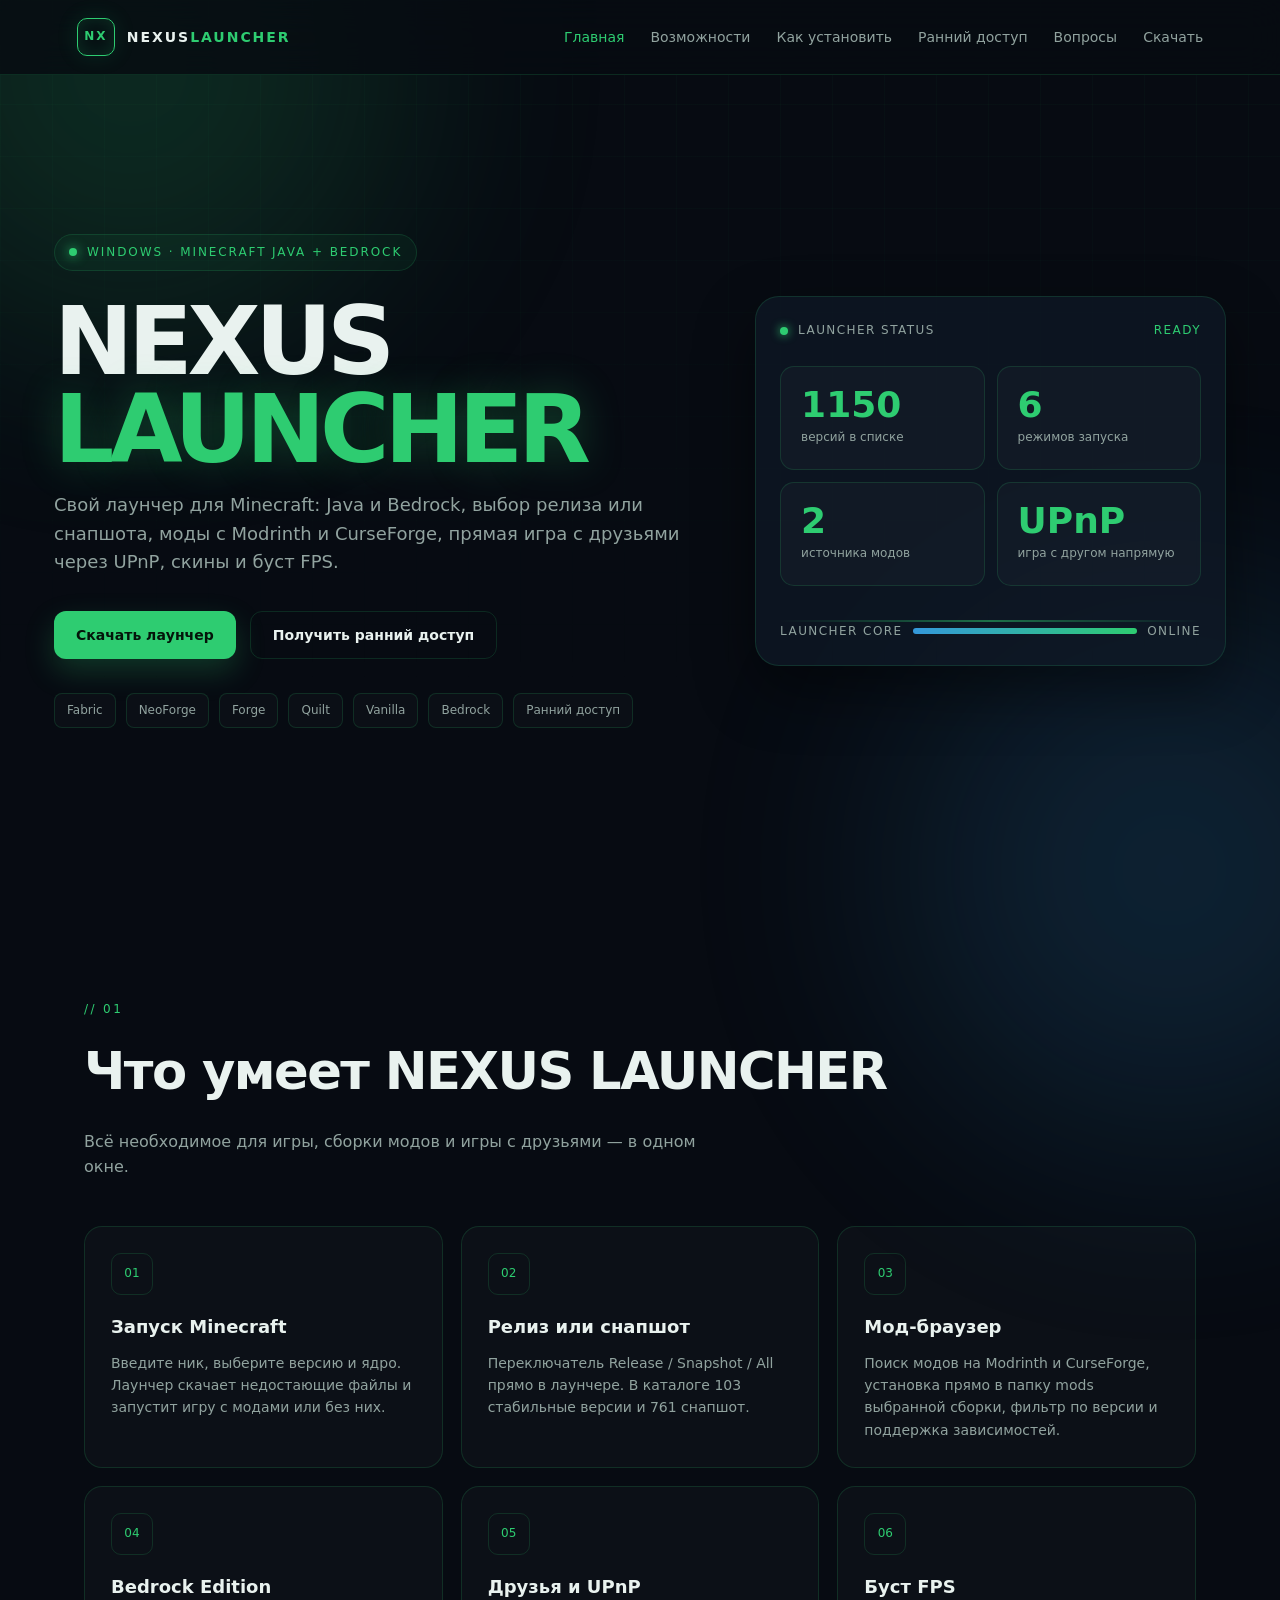
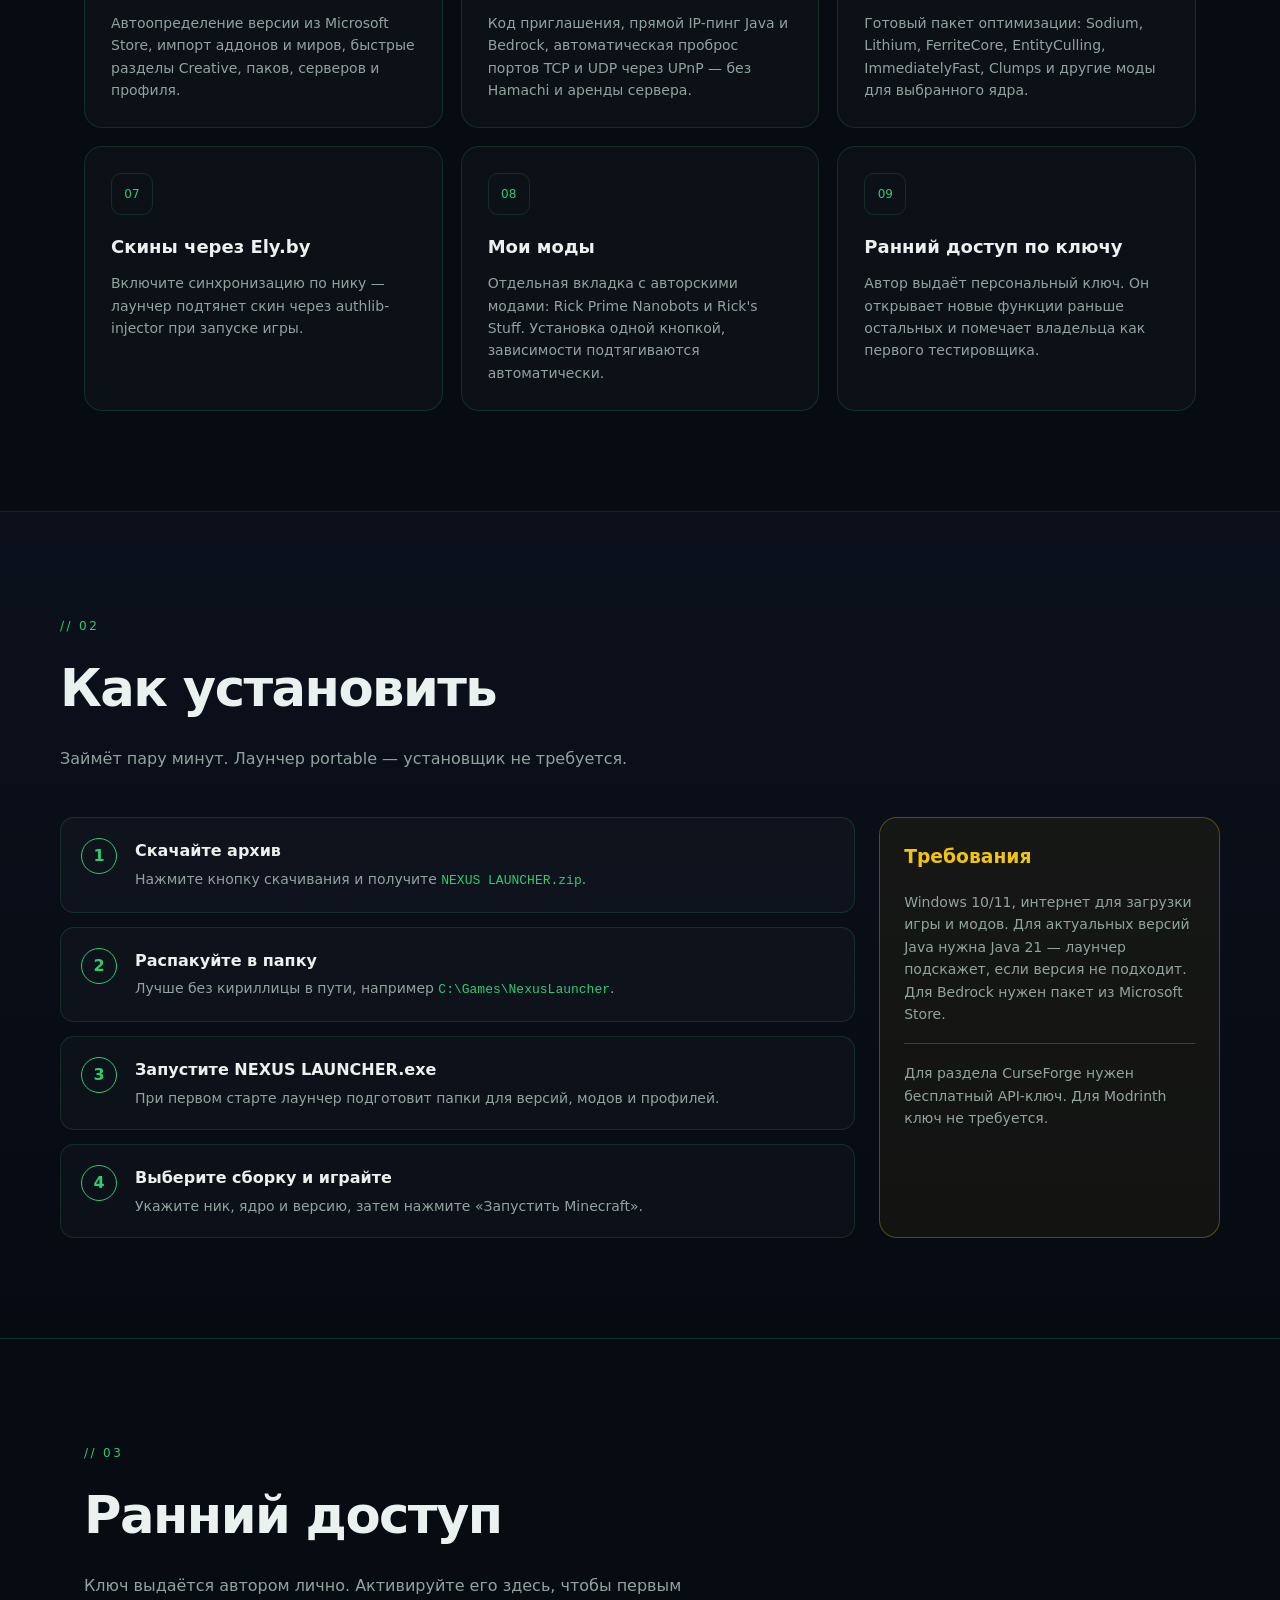
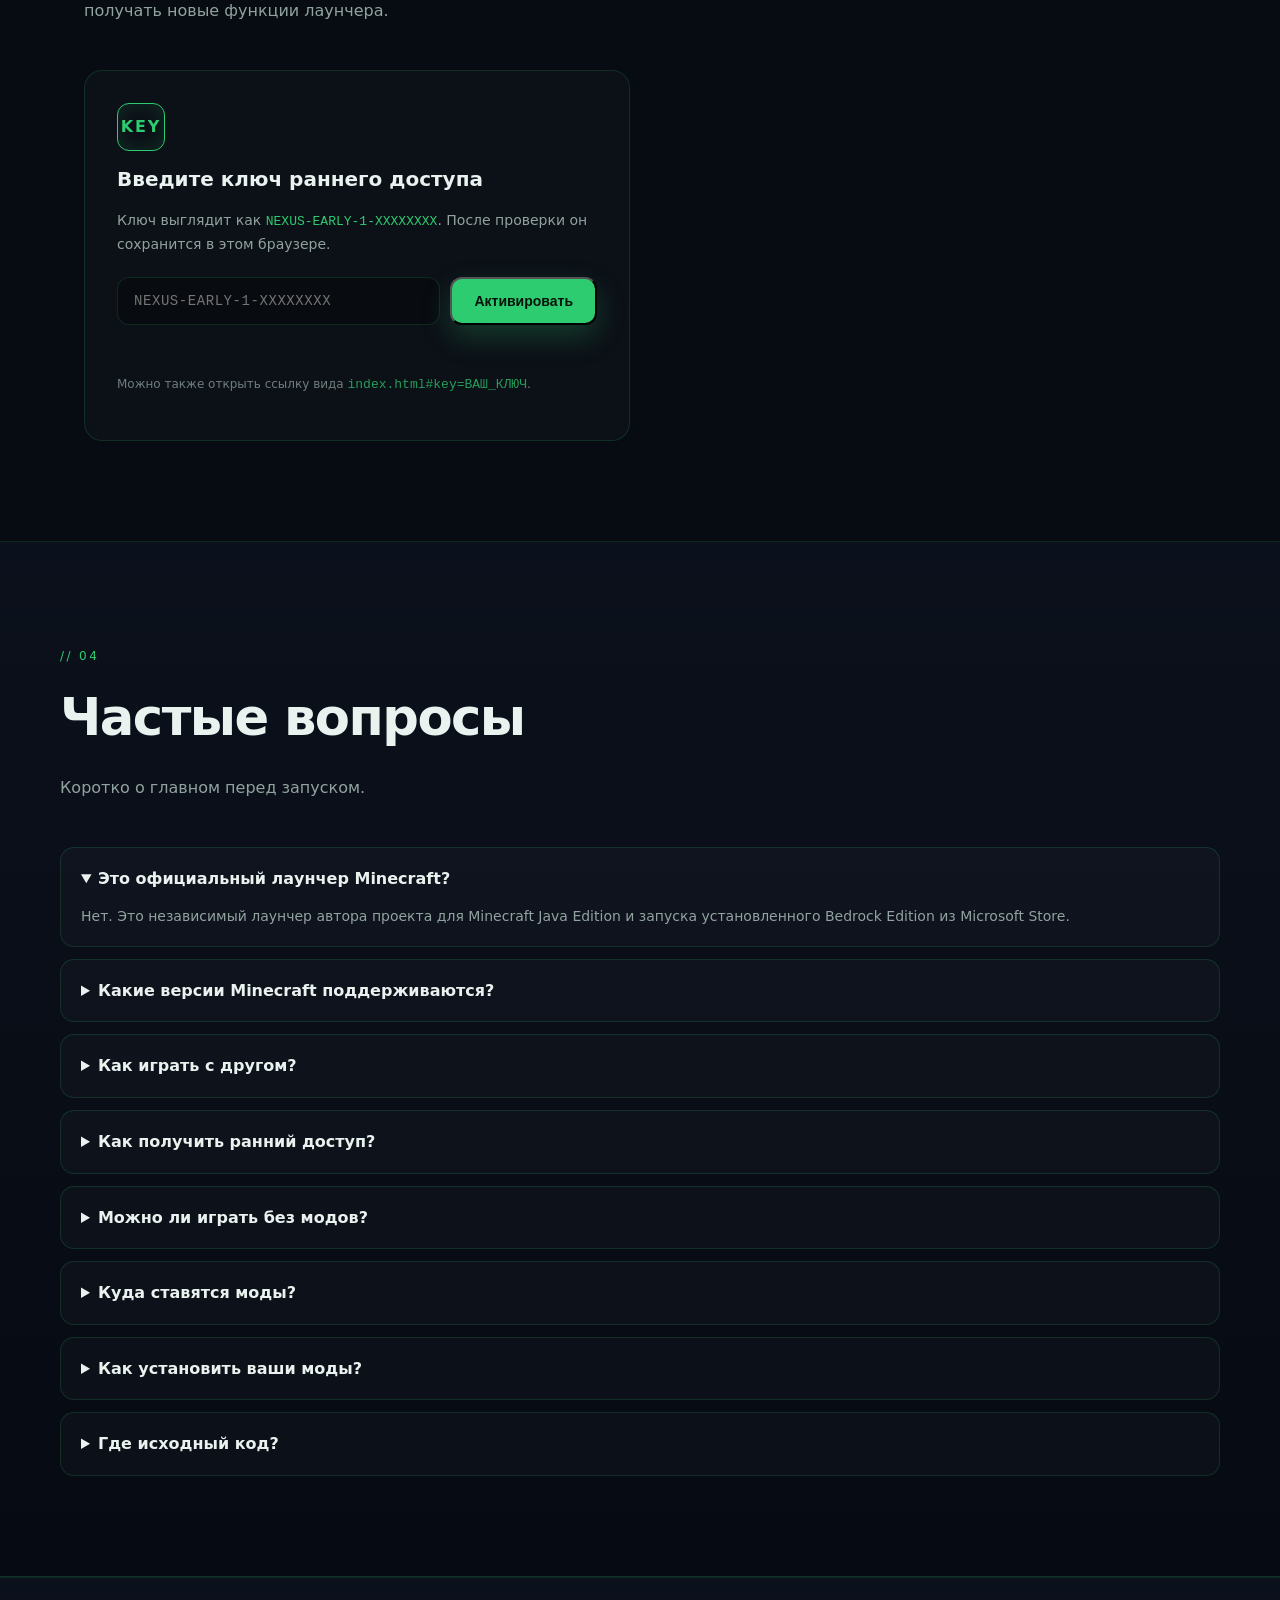
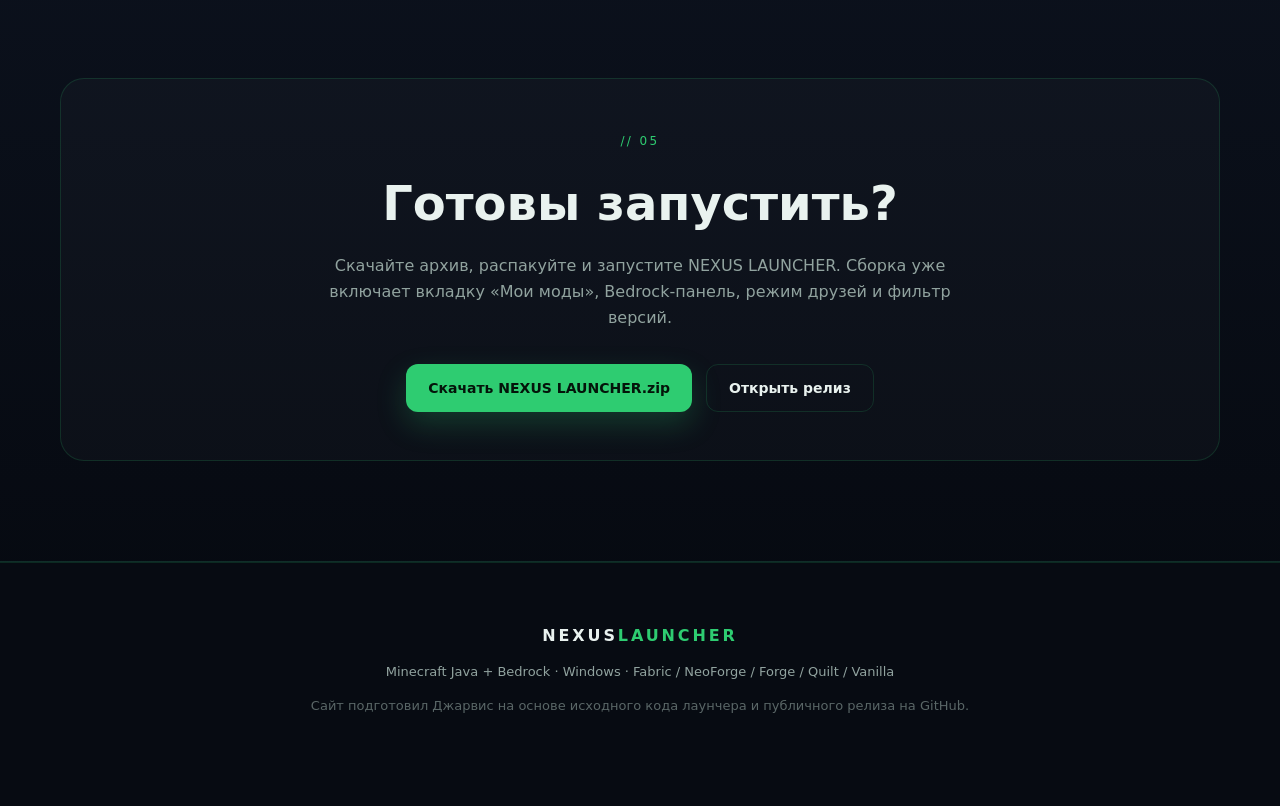
<file: index.html>
﻿<!DOCTYPE html>
<html lang="ru">
<head>
  <meta charset="UTF-8">
  <meta name="viewport" content="width=device-width, initial-scale=1.0">
  <meta name="description" content="NEXUS LAUNCHER — собственный Minecraft-лаунчер: Java и Bedrock, моды, серверы, друзья, скины, буст FPS и ранний доступ по ключу.">
  <title>NEXUS LAUNCHER — скачать лаунчер Minecraft</title>
  <link rel="stylesheet" href="styles.css">
</head>
<body>
  <div class="bg-grid" aria-hidden="true"></div>
  <div class="glow glow-a" aria-hidden="true"></div>
  <div class="glow glow-b" aria-hidden="true"></div>

  <header class="site-header">
    <a class="brand" href="#home" aria-label="На главную">
      <span class="brand-mark">NX</span>
      <span class="brand-text">NEXUS<span>LAUNCHER</span></span>
    </a>

    <button class="nav-toggle" id="navToggle" aria-label="Открыть меню" aria-expanded="false">
      <span></span><span></span><span></span>
    </button>

    <nav class="nav" id="nav" aria-label="Основная навигация">
      <a href="#home">Главная</a>
      <a href="#features">Возможности</a>
      <a href="#install">Как установить</a>
      <a href="#early">Ранний доступ</a>
      <a href="#faq">Вопросы</a>
      <a href="#download">Скачать</a>
    </nav>
  </header>

  <main>
    <section class="hero" id="home">
      <div class="hero-content">
        <div class="eyebrow"><span class="pulse"></span> WINDOWS · MINECRAFT JAVA + BEDROCK</div>
        <h1>NEXUS<br><span>LAUNCHER</span></h1>
        <p class="lead">Свой лаунчер для Minecraft: Java и Bedrock, выбор релиза или снапшота, моды с Modrinth и CurseForge, прямая игра с друзьями через UPnP, скины и буст FPS.</p>
        <div class="hero-actions">
          <a class="btn btn-primary" id="downloadHero" href="NEXUS%20LAUNCHER.zip" target="_blank" rel="noopener">Скачать лаунчер</a>
          <a class="btn btn-ghost" href="#early">Получить ранний доступ</a>
        </div>
        <div class="badges">
          <span class="badge">Fabric</span>
          <span class="badge">NeoForge</span>
          <span class="badge">Forge</span>
          <span class="badge">Quilt</span>
          <span class="badge">Vanilla</span>
          <span class="badge">Bedrock</span>
          <span class="badge">Ранний доступ</span>
        </div>
      </div>

      <div class="hero-panel" aria-label="Краткая статистика лаунчера">
        <div class="panel-head">
          <span class="panel-dot"></span>
          <span>LAUNCHER STATUS</span>
          <span class="panel-online">READY</span>
        </div>
        <div class="stats">
          <div class="stat"><strong>1150</strong><span>версий в списке</span></div>
          <div class="stat"><strong>6</strong><span>режимов запуска</span></div>
          <div class="stat"><strong>2</strong><span>источника модов</span></div>
          <div class="stat"><strong>UPnP</strong><span>игра с другом напрямую</span></div>
        </div>
        <div class="scanline" aria-hidden="true"></div>
        <div class="panel-foot">
          <span>LAUNCHER CORE</span>
          <span class="bar"><i></i></span>
          <span>ONLINE</span>
        </div>
      </div>
    </section>

    <section class="section" id="features">
      <div class="section-head">
        <span class="kicker">// 01</span>
        <h2>Что умеет NEXUS LAUNCHER</h2>
        <p>Всё необходимое для игры, сборки модов и игры с друзьями — в одном окне.</p>
      </div>

      <div class="cards">
        <article class="card">
          <div class="card-icon">01</div>
          <h3>Запуск Minecraft</h3>
          <p>Введите ник, выберите версию и ядро. Лаунчер скачает недостающие файлы и запустит игру с модами или без них.</p>
        </article>
        <article class="card">
          <div class="card-icon">02</div>
          <h3>Релиз или снапшот</h3>
          <p>Переключатель Release / Snapshot / All прямо в лаунчере. В каталоге 103 стабильные версии и 761 снапшот.</p>
        </article>
        <article class="card">
          <div class="card-icon">03</div>
          <h3>Мод-браузер</h3>
          <p>Поиск модов на Modrinth и CurseForge, установка прямо в папку mods выбранной сборки, фильтр по версии и поддержка зависимостей.</p>
        </article>
        <article class="card">
          <div class="card-icon">04</div>
          <h3>Bedrock Edition</h3>
          <p>Автоопределение версии из Microsoft Store, импорт аддонов и миров, быстрые разделы Creative, паков, серверов и профиля.</p>
        </article>
        <article class="card">
          <div class="card-icon">05</div>
          <h3>Друзья и UPnP</h3>
          <p>Код приглашения, прямой IP-пинг Java и Bedrock, автоматическая проброс портов TCP и UDP через UPnP — без Hamachi и аренды сервера.</p>
        </article>
        <article class="card">
          <div class="card-icon">06</div>
          <h3>Буст FPS</h3>
          <p>Готовый пакет оптимизации: Sodium, Lithium, FerriteCore, EntityCulling, ImmediatelyFast, Clumps и другие моды для выбранного ядра.</p>
        </article>
        <article class="card">
          <div class="card-icon">07</div>
          <h3>Скины через Ely.by</h3>
          <p>Включите синхронизацию по нику — лаунчер подтянет скин через authlib-injector при запуске игры.</p>
        </article>
        <article class="card">
          <div class="card-icon">08</div>
          <h3>Мои моды</h3>
          <p>Отдельная вкладка с авторскими модами: Rick Prime Nanobots и Rick's Stuff. Установка одной кнопкой, зависимости подтягиваются автоматически.</p>
        </article>
        <article class="card">
          <div class="card-icon">09</div>
          <h3>Ранний доступ по ключу</h3>
          <p>Автор выдаёт персональный ключ. Он открывает новые функции раньше остальных и помечает владельца как первого тестировщика.</p>
        </article>
      </div>
    </section>

    <section class="section section-alt" id="install">
      <div class="section-head">
        <span class="kicker">// 02</span>
        <h2>Как установить</h2>
        <p>Займёт пару минут. Лаунчер portable — установщик не требуется.</p>
      </div>

      <div class="install-wrap">
        <ol class="steps">
          <li><span>1</span><div><h3>Скачайте архив</h3><p>Нажмите кнопку скачивания и получите <code>NEXUS LAUNCHER.zip</code>.</p></div></li>
          <li><span>2</span><div><h3>Распакуйте в папку</h3><p>Лучше без кириллицы в пути, например <code>C:\Games\NexusLauncher</code>.</p></div></li>
          <li><span>3</span><div><h3>Запустите NEXUS LAUNCHER.exe</h3><p>При первом старте лаунчер подготовит папки для версий, модов и профилей.</p></div></li>
          <li><span>4</span><div><h3>Выберите сборку и играйте</h3><p>Укажите ник, ядро и версию, затем нажмите «Запустить Minecraft».</p></div></li>
        </ol>

        <aside class="warn">
          <h3>Требования</h3>
          <p>Windows 10/11, интернет для загрузки игры и модов. Для актуальных версий Java нужна Java 21 — лаунчер подскажет, если версия не подходит. Для Bedrock нужен пакет из Microsoft Store.</p>
          <div class="warn-line"></div>
          <p>Для раздела CurseForge нужен бесплатный API-ключ. Для Modrinth ключ не требуется.</p>
        </aside>
      </div>
    </section>

    <section class="section" id="early">
      <div class="section-head">
        <span class="kicker">// 03</span>
        <h2>Ранний доступ</h2>
        <p>Ключ выдаётся автором лично. Активируйте его здесь, чтобы первым получать новые функции лаунчера.</p>
      </div>

      <div class="early-grid">
        <div class="key-card" id="keyLocked">
          <div class="key-lock">KEY</div>
          <h3>Введите ключ раннего доступа</h3>
          <p>Ключ выглядит как <code>NEXUS-EARLY-1-XXXXXXXX</code>. После проверки он сохранится в этом браузере.</p>
          <div class="key-row">
            <input id="earlyKey" type="text" placeholder="NEXUS-EARLY-1-XXXXXXXX" autocomplete="off" spellcheck="false">
            <button class="btn btn-primary" id="earlyUnlock" type="button">Активировать</button>
          </div>
          <p class="key-msg" id="earlyMsg" role="status"></p>
          <p class="key-hint">Можно также открыть ссылку вида <code>index.html#key=ВАШ_КЛЮЧ</code>.</p>
        </div>

        <div class="early-card is-hidden" id="keyUnlocked">
          <div class="early-head">
            <span class="early-badge" id="earlyBadge">EARLY ACCESS #1</span>
            <button class="key-forget" id="earlyForget" type="button">Забыть ключ</button>
          </div>
          <h3 id="earlyTitle">Вы — первый тестировщик</h3>
          <p>Новые функции уже включены в сборку ниже и откроются в лаунчере сразу после обновления.</p>
          <ul class="early-list" id="earlyFeatures"></ul>
          <a class="btn btn-primary" href="NEXUS%20LAUNCHER.zip" target="_blank" rel="noopener">Скачать early-сборку</a>
        </div>
      </div>
    </section>

    <section class="section section-alt" id="faq">
      <div class="section-head">
        <span class="kicker">// 04</span>
        <h2>Частые вопросы</h2>
        <p>Коротко о главном перед запуском.</p>
      </div>

      <div class="faq">
        <details open>
          <summary>Это официальный лаунчер Minecraft?</summary>
          <p>Нет. Это независимый лаунчер автора проекта для Minecraft Java Edition и запуска установленного Bedrock Edition из Microsoft Store.</p>
        </details>
        <details>
          <summary>Какие версии Minecraft поддерживаются?</summary>
          <p>В каталоге 1150 версий: 864 Java-версии с фильтром Release / Snapshot / All и 286 версий Bedrock. Из Java-ядер доступны Fabric, NeoForge, Forge, Quilt и Vanilla.</p>
        </details>
        <details>
          <summary>Как играть с другом?</summary>
          <p>Откройте вкладку «Друзья», скопируйте код приглашения и отправьте его другу. Лаунчер сам определит IP и порт, пробросит их через UPnP и подключит к миру. Для Bedrock используется порт 19132.</p>
        </details>
        <details>
          <summary>Как получить ранний доступ?</summary>
          <p>Попросите ключ у автора и введите его в разделе «Ранний доступ». Ключ привязан к браузеру через localStorage; чтобы сбросить его, нажмите «Забыть ключ».</p>
        </details>
        <details>
          <summary>Можно ли играть без модов?</summary>
          <p>Да. Кнопка «Запустить без модов» запускает выбранную сборку без установленных модов.</p>
        </details>
        <details>
          <summary>Куда ставятся моды?</summary>
          <p>В папку <code>mods</code> профиля выбранной связки «версия / ядро». Открыть её можно кнопкой «Папка mods» прямо в лаунчере.</p>
        </details>
        <details>
          <summary>Как установить ваши моды?</summary>
          <p>Откройте вкладку «Мои моды» и нажмите «Установить» рядом с нужным модом. Rick Prime Nanobots 3.4.1 Requires Rick's Stuff, поэтому зависимость поставится вместе с ним.</p>
        </details>
        <details>
          <summary>Где исходный код?</summary>
          <p>Репозиторий открыт: <a href="https://github.com/kirillnikolajzen834-prog/nexus-launcher1" target="_blank" rel="noopener">github.com/kirillnikolajzen834-prog/nexus-launcher1</a>.</p>
        </details>
      </div>
    </section>

    <section class="section section-alt download" id="download">
      <div class="download-card">
        <span class="kicker">// 05</span>
        <h2>Готовы запустить?</h2>
        <p>Скачайте архив, распакуйте и запустите NEXUS LAUNCHER. Сборка уже включает вкладку «Мои моды», Bedrock-панель, режим друзей и фильтр версий.</p>
        <div class="hero-actions">
          <a class="btn btn-primary" href="NEXUS%20LAUNCHER.zip" target="_blank" rel="noopener">Скачать NEXUS LAUNCHER.zip</a>
          <a class="btn btn-ghost" href="https://github.com/kirillnikolajzen834-prog/nexus-launcher1/releases/tag/nexus-launcher" target="_blank" rel="noopener">Открыть релиз</a>
        </div>
      </div>
    </section>
  </main>

  <footer class="site-footer">
    <div class="footer-brand">NEXUS<span>LAUNCHER</span></div>
    <p>Minecraft Java + Bedrock · Windows · Fabric / NeoForge / Forge / Quilt / Vanilla</p>
    <p class="footer-note">Сайт подготовил Джарвис на основе исходного кода лаунчера и публичного релиза на GitHub.</p>
  </footer>

  <script src="script.js"></script>
</body>
</html>
</file>
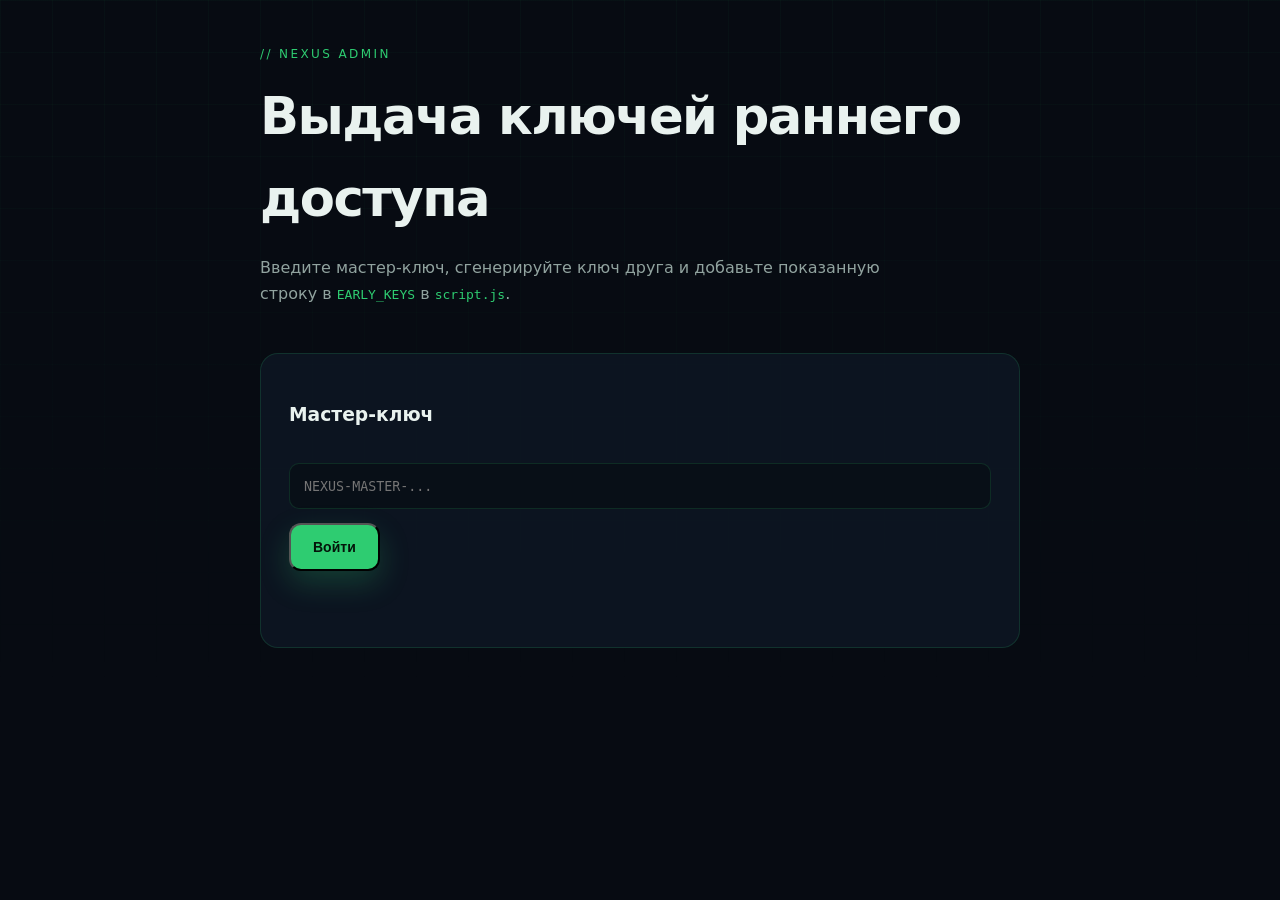
<file: admin.html>
﻿<!DOCTYPE html>
<html lang="ru">
<head>
  <meta charset="UTF-8">
  <meta name="viewport" content="width=device-width, initial-scale=1.0">
  <title>NEXUS LAUNCHER — выдача ключей</title>
  <link rel="stylesheet" href="styles.css">
  <style>
    body { padding: 40px 6vw; }
    .admin-wrap { max-width: 760px; margin: 0 auto; }
    .admin-card { border: 1px solid var(--line); border-radius: var(--radius); background: var(--panel); padding: 28px; }
    .admin-card input { width: 100%; height: 46px; margin: 14px 0; padding: 0 14px; border-radius: 10px; border: 1px solid var(--line); background: rgba(0,0,0,.28); color: var(--text); font-family: Consolas, monospace; }
    .admin-card textarea { width: 100%; min-height: 150px; padding: 14px; border-radius: 10px; border: 1px solid var(--line); background: rgba(0,0,0,.28); color: var(--accent); font-family: Consolas, monospace; font-size: 12px; }
    .admin-msg { min-height: 22px; color: var(--muted); font-size: 13px; }
    .admin-msg.ok { color: var(--accent); }
    .admin-msg.bad { color: #ff6b6b; }
    code { user-select: all; }
  </style>
</head>
<body>
  <div class="bg-grid" aria-hidden="true"></div>
  <main class="admin-wrap">
    <div class="section-head">
      <span class="kicker">// NEXUS ADMIN</span>
      <h2>Выдача ключей раннего доступа</h2>
      <p>Введите мастер-ключ, сгенерируйте ключ друга и добавьте показанную строку в <code>EARLY_KEYS</code> в <code>script.js</code>.</p>
    </div>

    <div class="admin-card" id="adminLogin">
      <h3>Мастер-ключ</h3>
      <input id="masterKey" type="password" placeholder="NEXUS-MASTER-..." autocomplete="off" spellcheck="false">
      <button class="btn btn-primary" id="masterBtn" type="button">Войти</button>
      <p class="admin-msg" id="adminMsg"></p>
    </div>

    <div class="admin-card is-hidden" id="adminPanel">
      <h3>Новый ключ</h3>
      <p>Номер слота определяет надпись «EARLY ACCESS #N» на сайте.</p>
      <input id="slotInput" type="number" min="1" max="99" value="3">
      <button class="btn btn-primary" id="genBtn" type="button">Сгенерировать</button>
      <p class="admin-msg ok" id="genMsg"></p>
      <textarea id="jsOutput" readonly></textarea>
      <p><button class="btn btn-ghost" id="copyBtn" type="button">Скопировать строку</button></p>
    </div>
  </main>

  <script>
    const MASTER_SHA = 'a0b7e74f5be53a20d6c242e78fce7149fddf60ee58d815f0748da1f667610fbd';
    const MASTER_FAST = '4a0402d0';
    const masterKey = document.getElementById('masterKey');
    const masterBtn = document.getElementById('masterBtn');
    const adminMsg = document.getElementById('adminMsg');
    const adminLogin = document.getElementById('adminLogin');
    const adminPanel = document.getElementById('adminPanel');
    const slotInput = document.getElementById('slotInput');
    const genBtn = document.getElementById('genBtn');
    const genMsg = document.getElementById('genMsg');
    const jsOutput = document.getElementById('jsOutput');
    const copyBtn = document.getElementById('copyBtn');

    function fastHash(value) {
      let h1 = 0x811c9dc5 >>> 0;
      let h2 = 0x01000193 >>> 0;
      for (let i = 0; i < value.length; i++) {
        const c = value.charCodeAt(i);
        h1 = Math.imul(h1 ^ c, 0x01000193) >>> 0;
        h2 = (Math.imul(h2 + c, 0x85ebca6b) ^ (h2 >>> 13)) >>> 0;
      }
      h1 = (h1 ^ ((h2 + ((h1 << 1) >>> 0)) >>> 0)) >>> 0;
      h1 = Math.imul(h1 ^ (h1 >>> 16), 0x7feb352d) >>> 0;
      h1 = Math.imul(h1 ^ (h1 >>> 15), 0x846ca68b) >>> 0;
      h1 = (h1 ^ (h1 >>> 16)) >>> 0;
      return h1.toString(16).padStart(8, '0');
    }

    async function keyHashes(value) {
      let sha = '';
      if (window.crypto && window.crypto.subtle && window.TextEncoder) {
        try {
          const buffer = await window.crypto.subtle.digest('SHA-256', new TextEncoder().encode(value));
          sha = Array.from(new Uint8Array(buffer)).map(b => b.toString(16).padStart(2, '0')).join('');
        } catch (error) {}
      }
      return { sha, fast: fastHash(value) };
    }

    function say(el, text, cls) {
      el.textContent = text;
      el.className = 'admin-msg ' + (cls || '');
    }

    masterBtn.addEventListener('click', async () => {
      const key = masterKey.value.trim().toUpperCase();
      const hashes = await keyHashes(key);
      if (hashes.sha === MASTER_SHA || hashes.fast === MASTER_FAST) {
        adminLogin.classList.add('is-hidden');
        adminPanel.classList.remove('is-hidden');
        say(adminMsg, '', '');
      } else {
        say(adminMsg, 'Неверный мастер-ключ.', 'bad');
      }
    });

    genBtn.addEventListener('click', async () => {
      const alphabet = 'ABCDEFGHJKLMNPQRSTUVWXYZ23456789';
      let suffix = '';
      for (let i = 0; i < 8; i++) {
        const bytes = new Uint32Array(1);
        window.crypto.getRandomValues(bytes);
        suffix += alphabet[bytes[0] % alphabet.length];
      }
      const slot = Math.max(1, Math.min(99, parseInt(slotInput.value, 10) || 3));
      const key = 'NEXUS-EARLY-' + slot + '-' + suffix;
      const hashes = await keyHashes(key);
      const sha = hashes.sha || '';
      const fast = hashes.fast;
      const label = 'EARLY ACCESS #' + slot;
      const title = slot === 1 ? 'Вы — самый первый тестировщик' : 'Ранний доступ активен';
      jsOutput.value = "  '" + key + "': {\n" +
        "    sha: '" + sha + "',\n" +
        "    fast: '" + fast + "',\n" +
        "    slot: " + slot + ",\n" +
        "    label: '" + label + "',\n" +
        "    title: '" + title + "',\n" +
        "    features: COMMON_FEATURES\n" +
        "  },";
      say(genMsg, 'Ключ создан: ' + key, 'ok');
    });

    copyBtn.addEventListener('click', async () => {
      try {
        await navigator.clipboard.writeText(jsOutput.value);
        say(genMsg, 'Скопировано. Вставьте строку в EARLY_KEYS в script.js.', 'ok');
      } catch (error) {
        jsOutput.select();
        say(genMsg, 'Выделите текст и скопируйте вручную.', 'bad');
      }
    });
  </script>
</body>
</html>
</file>
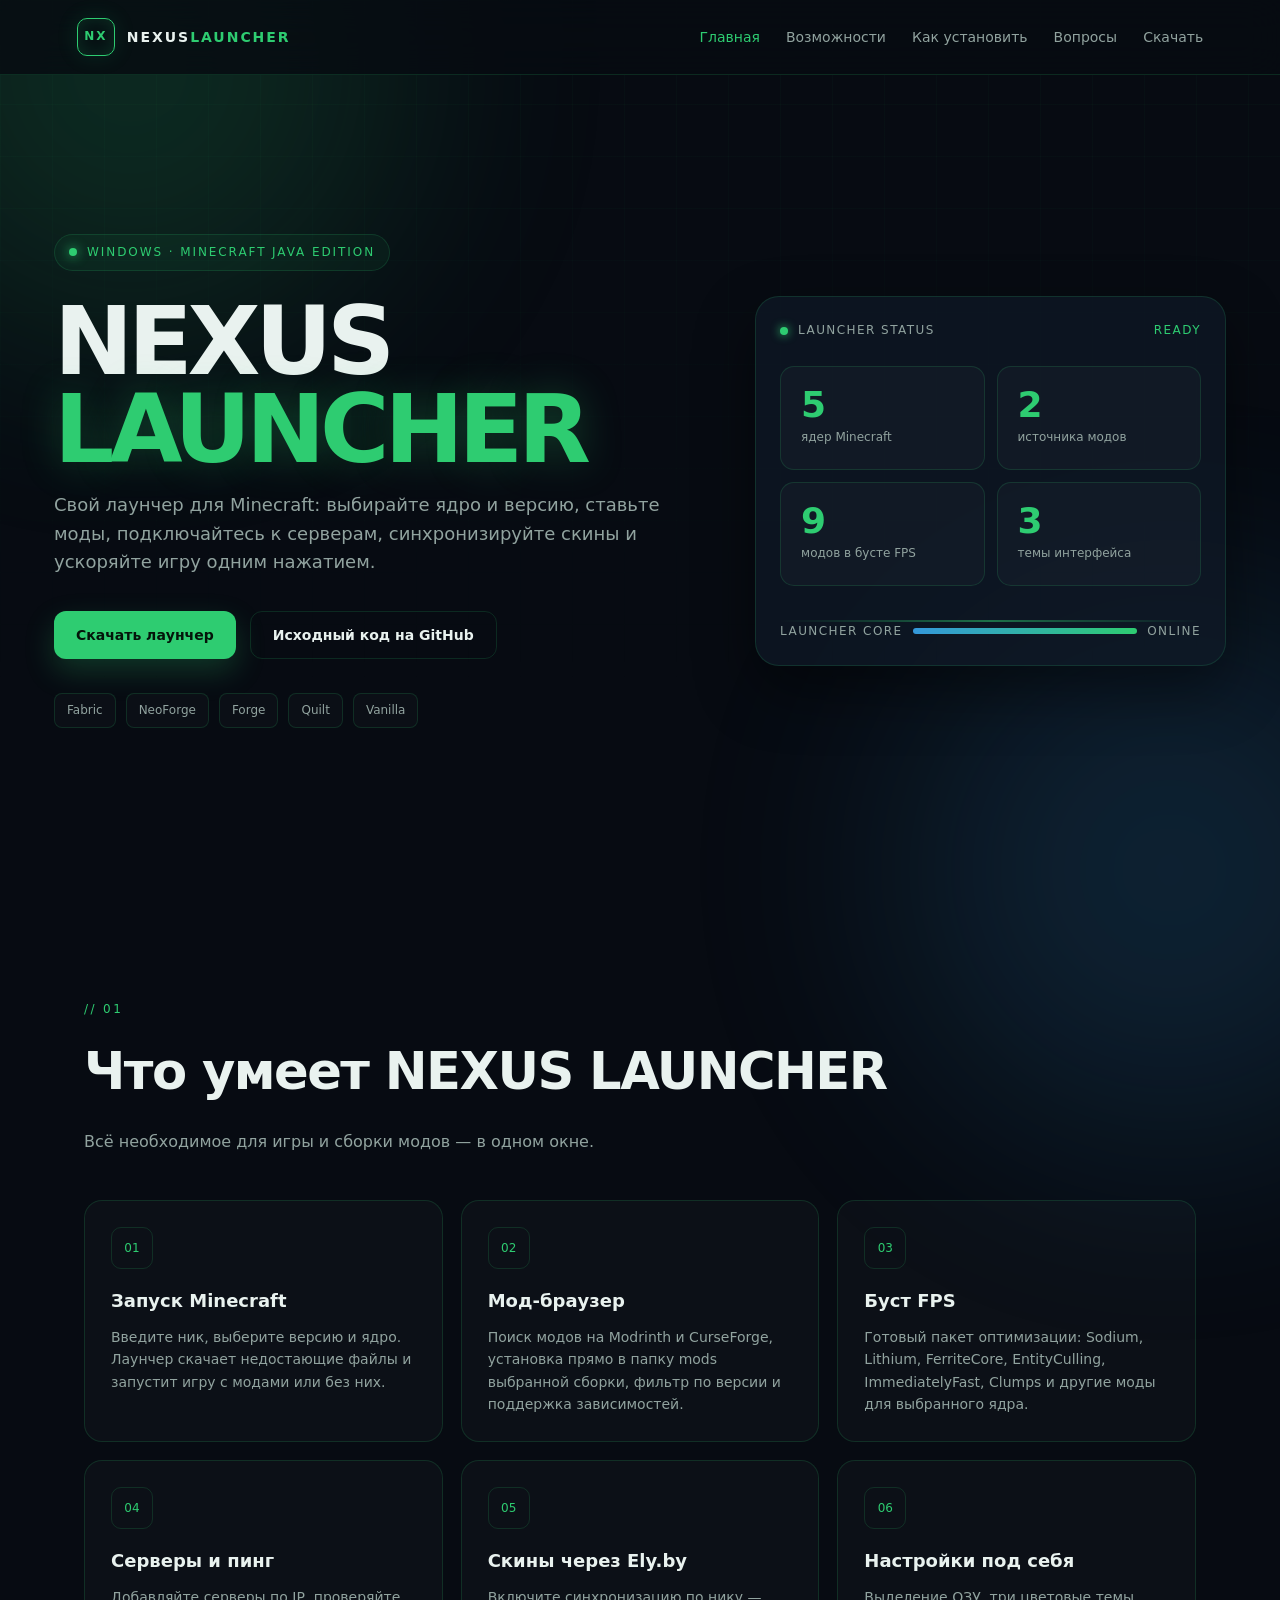
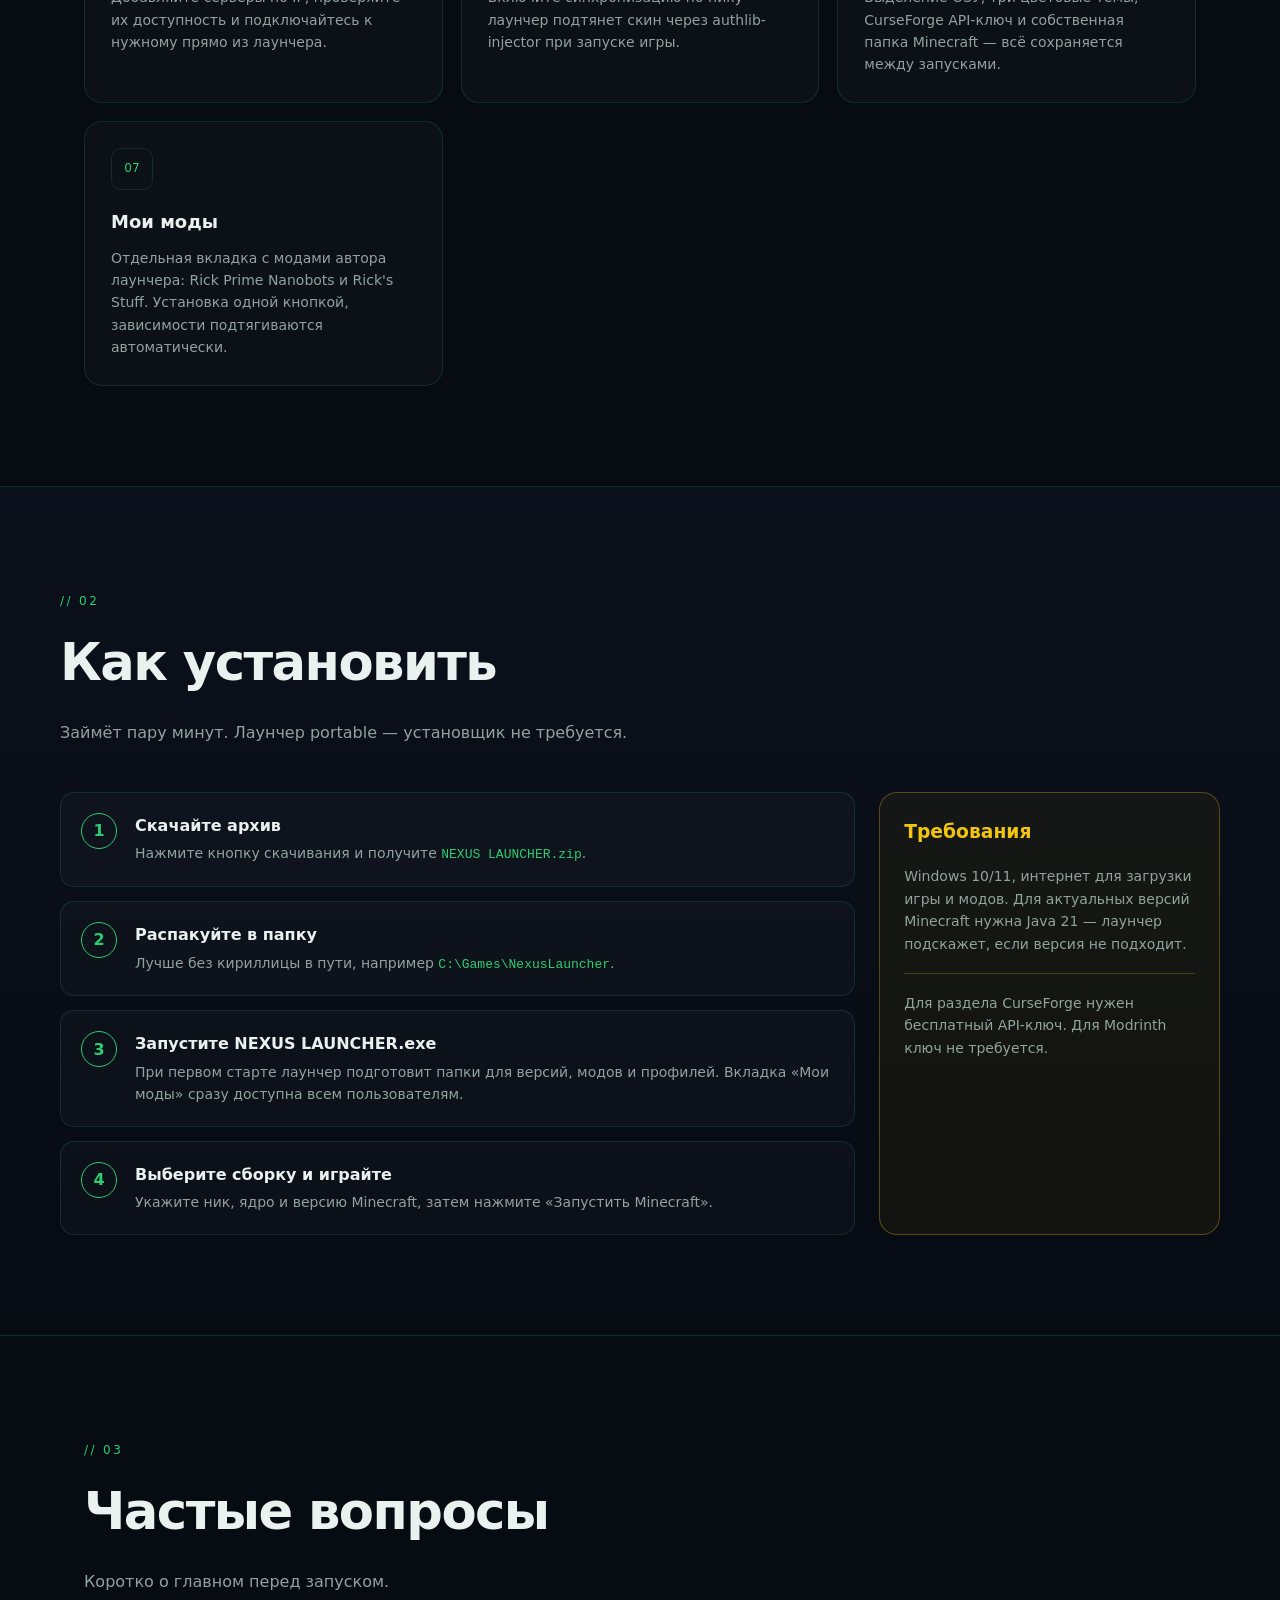
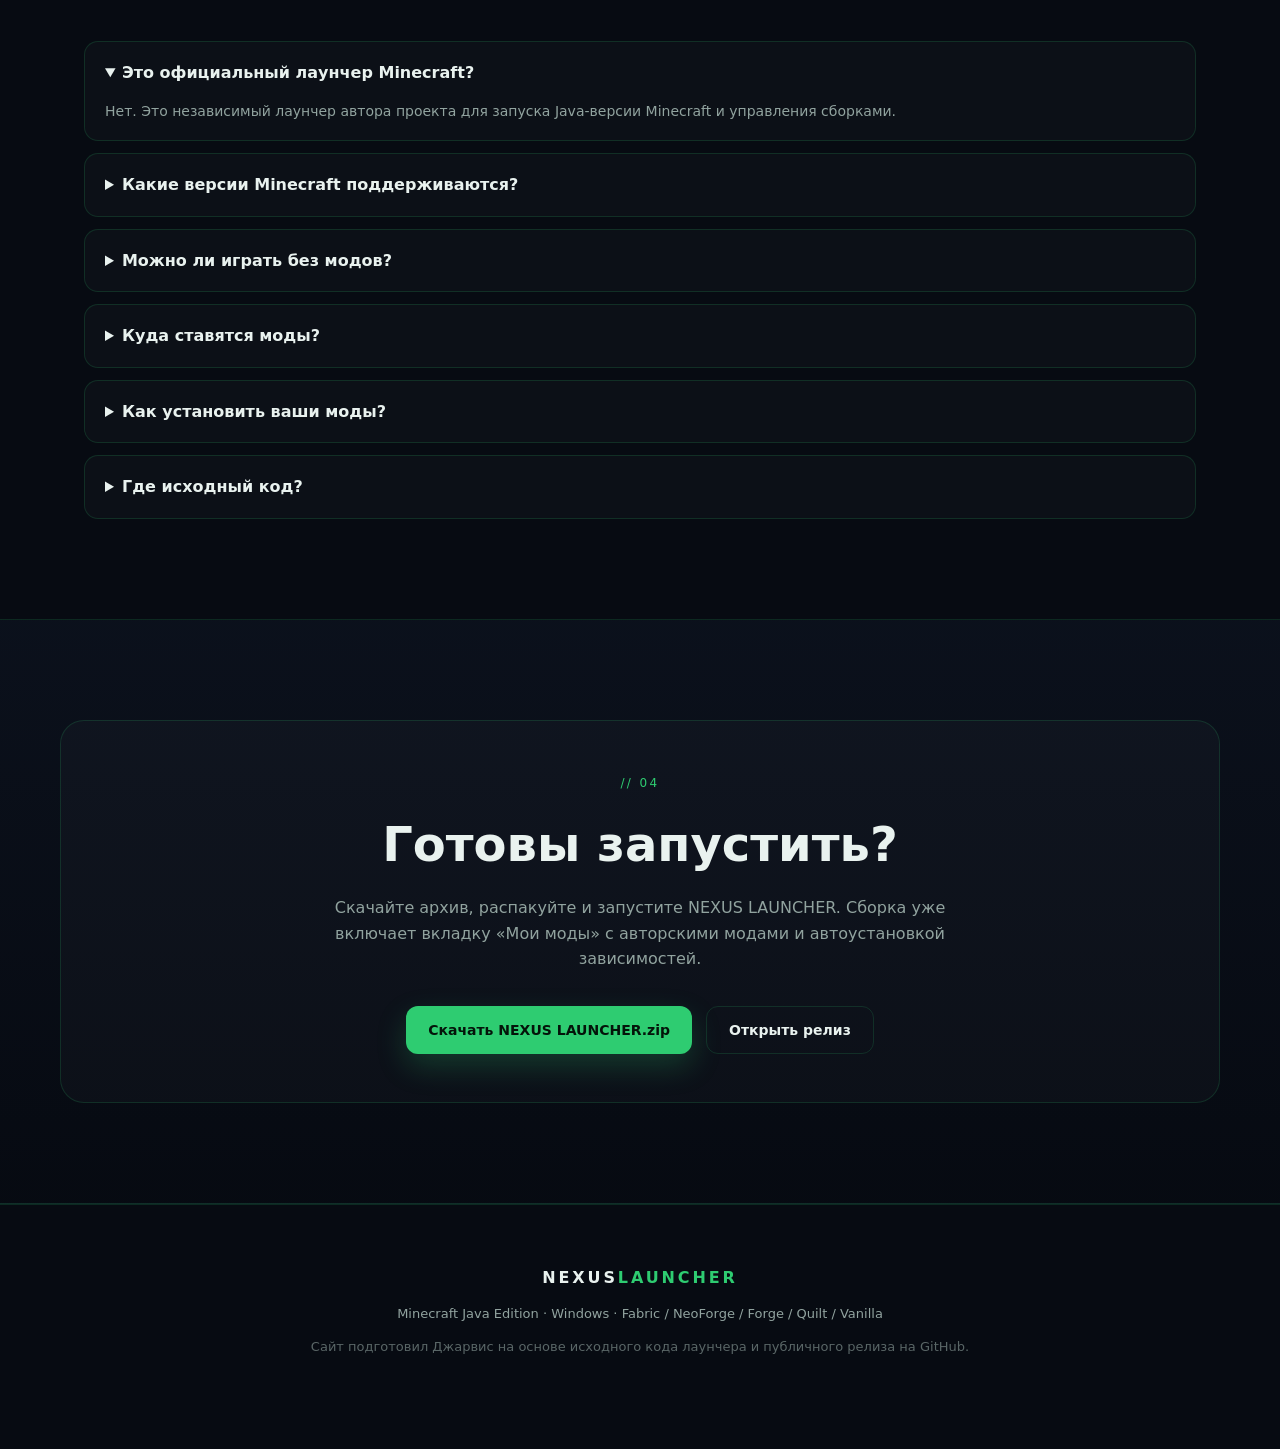
<file: index_before_early.html>
<!DOCTYPE html>
<html lang="ru">
<head>
  <meta charset="UTF-8">
  <meta name="viewport" content="width=device-width, initial-scale=1.0">
  <meta name="description" content="NEXUS LAUNCHER — собственный Minecraft-лаунчер: запуск сборок, моды с Modrinth и CurseForge, серверы, скины и буст FPS.">
  <title>NEXUS LAUNCHER — скачать лаунчер Minecraft</title>
  <link rel="stylesheet" href="styles.css">
</head>
<body>
  <div class="bg-grid" aria-hidden="true"></div>
  <div class="glow glow-a" aria-hidden="true"></div>
  <div class="glow glow-b" aria-hidden="true"></div>

  <header class="site-header">
    <a class="brand" href="#home" aria-label="На главную">
      <span class="brand-mark">NX</span>
      <span class="brand-text">NEXUS<span>LAUNCHER</span></span>
    </a>

    <button class="nav-toggle" id="navToggle" aria-label="Открыть меню" aria-expanded="false">
      <span></span><span></span><span></span>
    </button>

    <nav class="nav" id="nav" aria-label="Основная навигация">
      <a href="#home">Главная</a>
      <a href="#features">Возможности</a>
      <a href="#install">Как установить</a>
      <a href="#faq">Вопросы</a>
      <a href="#download">Скачать</a>
    </nav>
  </header>

  <main>
    <section class="hero" id="home">
      <div class="hero-content">
        <div class="eyebrow"><span class="pulse"></span> WINDOWS · MINECRAFT JAVA EDITION</div>
        <h1>NEXUS<br><span>LAUNCHER</span></h1>
        <p class="lead">Свой лаунчер для Minecraft: выбирайте ядро и версию, ставьте моды, подключайтесь к серверам, синхронизируйте скины и ускоряйте игру одним нажатием.</p>
        <div class="hero-actions">
          <a class="btn btn-primary" id="downloadHero" href="NEXUS%20LAUNCHER.zip" target="_blank" rel="noopener">Скачать лаунчер</a>
          <a class="btn btn-ghost" href="https://github.com/kirillnikolajzen834-prog/nexus-launcher1" target="_blank" rel="noopener">Исходный код на GitHub</a>
        </div>
        <div class="badges">
          <span class="badge">Fabric</span>
          <span class="badge">NeoForge</span>
          <span class="badge">Forge</span>
          <span class="badge">Quilt</span>
          <span class="badge">Vanilla</span>
        </div>
      </div>

      <div class="hero-panel" aria-label="Краткая статистика лаунчера">
        <div class="panel-head">
          <span class="panel-dot"></span>
          <span>LAUNCHER STATUS</span>
          <span class="panel-online">READY</span>
        </div>
        <div class="stats">
          <div class="stat"><strong>5</strong><span>ядер Minecraft</span></div>
          <div class="stat"><strong>2</strong><span>источника модов</span></div>
          <div class="stat"><strong>9</strong><span>модов в бусте FPS</span></div>
          <div class="stat"><strong>3</strong><span>темы интерфейса</span></div>
        </div>
        <div class="scanline" aria-hidden="true"></div>
        <div class="panel-foot">
          <span>LAUNCHER CORE</span>
          <span class="bar"><i></i></span>
          <span>ONLINE</span>
        </div>
      </div>
    </section>

    <section class="section" id="features">
      <div class="section-head">
        <span class="kicker">// 01</span>
        <h2>Что умеет NEXUS LAUNCHER</h2>
        <p>Всё необходимое для игры и сборки модов — в одном окне.</p>
      </div>

      <div class="cards">
        <article class="card">
          <div class="card-icon">01</div>
          <h3>Запуск Minecraft</h3>
          <p>Введите ник, выберите версию и ядро. Лаунчер скачает недостающие файлы и запустит игру с модами или без них.</p>
        </article>
        <article class="card">
          <div class="card-icon">02</div>
          <h3>Мод-браузер</h3>
          <p>Поиск модов на Modrinth и CurseForge, установка прямо в папку mods выбранной сборки, фильтр по версии и поддержка зависимостей.</p>
        </article>
        <article class="card">
          <div class="card-icon">03</div>
          <h3>Буст FPS</h3>
          <p>Готовый пакет оптимизации: Sodium, Lithium, FerriteCore, EntityCulling, ImmediatelyFast, Clumps и другие моды для выбранного ядра.</p>
        </article>
        <article class="card">
          <div class="card-icon">04</div>
          <h3>Серверы и пинг</h3>
          <p>Добавляйте серверы по IP, проверяйте их доступность и подключайтесь к нужному прямо из лаунчера.</p>
        </article>
        <article class="card">
          <div class="card-icon">05</div>
          <h3>Скины через Ely.by</h3>
          <p>Включите синхронизацию по нику — лаунчер подтянет скин через authlib-injector при запуске игры.</p>
        </article>
        <article class="card">
          <div class="card-icon">06</div>
          <h3>Настройки под себя</h3>
          <p>Выделение ОЗУ, три цветовые темы, CurseForge API-ключ и собственная папка Minecraft — всё сохраняется между запусками.</p>
        </article>
        <article class="card">
          <div class="card-icon">07</div>
          <h3>Мои моды</h3>
          <p>Отдельная вкладка с модами автора лаунчера: Rick Prime Nanobots и Rick's Stuff. Установка одной кнопкой, зависимости подтягиваются автоматически.</p>
        </article>
      </div>
    </section>

    <section class="section section-alt" id="install">
      <div class="section-head">
        <span class="kicker">// 02</span>
        <h2>Как установить</h2>
        <p>Займёт пару минут. Лаунчер portable — установщик не требуется.</p>
      </div>

      <div class="install-wrap">
        <ol class="steps">
          <li><span>1</span><div><h3>Скачайте архив</h3><p>Нажмите кнопку скачивания и получите <code>NEXUS LAUNCHER.zip</code>.</p></div></li>
          <li><span>2</span><div><h3>Распакуйте в папку</h3><p>Лучше без кириллицы в пути, например <code>C:\Games\NexusLauncher</code>.</p></div></li>
          <li><span>3</span><div><h3>Запустите NEXUS LAUNCHER.exe</h3><p>При первом старте лаунчер подготовит папки для версий, модов и профилей. Вкладка «Мои моды» сразу доступна всем пользователям.</p></div></li>
          <li><span>4</span><div><h3>Выберите сборку и играйте</h3><p>Укажите ник, ядро и версию Minecraft, затем нажмите «Запустить Minecraft».</p></div></li>
        </ol>

        <aside class="warn">
          <h3>Требования</h3>
          <p>Windows 10/11, интернет для загрузки игры и модов. Для актуальных версий Minecraft нужна Java 21 — лаунчер подскажет, если версия не подходит.</p>
          <div class="warn-line"></div>
          <p>Для раздела CurseForge нужен бесплатный API-ключ. Для Modrinth ключ не требуется.</p>
        </aside>
      </div>
    </section>

    <section class="section" id="faq">
      <div class="section-head">
        <span class="kicker">// 03</span>
        <h2>Частые вопросы</h2>
        <p>Коротко о главном перед запуском.</p>
      </div>

      <div class="faq">
        <details open>
          <summary>Это официальный лаунчер Minecraft?</summary>
          <p>Нет. Это независимый лаунчер автора проекта для запуска Java-версии Minecraft и управления сборками.</p>
        </details>
        <details>
          <summary>Какие версии Minecraft поддерживаются?</summary>
          <p>Лаунчер работает с популярными версиями через Fabric, NeoForge, Forge, Quilt и ваниль: 1.21.10, 1.21.9, 1.21.4, 1.21.1, 1.20.6, 1.20.4, 1.20.1 и 1.12.2.</p>
        </details>
        <details>
          <summary>Можно ли играть без модов?</summary>
          <p>Да. Кнопка «Запустить без модов» запускает выбранную сборку без установленных модов.</p>
        </details>
        <details>
          <summary>Куда ставятся моды?</summary>
          <p>В папку <code>mods</code> профиля выбранной связки «версия / ядро». Открыть её можно кнопкой «Папка mods» прямо в лаунчере.</p>
        </details>
        <details>
          <summary>Как установить ваши моды?</summary>
          <p>Откройте вкладку «Мои моды» и нажмите «Установить» рядом с нужным модом. Rick Prime Nanobots 3.4.1 Requires Rick's Stuff, поэтому зависимость поставится вместе с ним.</p>
        </details>
        <details>
          <summary>Где исходный код?</summary>
          <p>Репозиторий открыт: <a href="https://github.com/kirillnikolajzen834-prog/nexus-launcher1" target="_blank" rel="noopener">github.com/kirillnikolajzen834-prog/nexus-launcher1</a>.</p>
        </details>
      </div>
    </section>

    <section class="section section-alt download" id="download">
      <div class="download-card">
        <span class="kicker">// 04</span>
        <h2>Готовы запустить?</h2>
        <p>Скачайте архив, распакуйте и запустите NEXUS LAUNCHER. Сборка уже включает вкладку «Мои моды» с авторскими модами и автоустановкой зависимостей.</p>
        <div class="hero-actions">
          <a class="btn btn-primary" href="NEXUS%20LAUNCHER.zip" target="_blank" rel="noopener">Скачать NEXUS LAUNCHER.zip</a>
          <a class="btn btn-ghost" href="https://github.com/kirillnikolajzen834-prog/nexus-launcher1/releases/tag/nexus-launcher" target="_blank" rel="noopener">Открыть релиз</a>
        </div>
      </div>
    </section>
  </main>

  <footer class="site-footer">
    <div class="footer-brand">NEXUS<span>LAUNCHER</span></div>
    <p>Minecraft Java Edition · Windows · Fabric / NeoForge / Forge / Quilt / Vanilla</p>
    <p class="footer-note">Сайт подготовил Джарвис на основе исходного кода лаунчера и публичного релиза на GitHub.</p>
  </footer>

  <script src="script.js"></script>
</body>
</html>
</file>
<file: styles.css>
:root {
  --bg: #070b12;
  --bg-soft: #0c121d;
  --panel: rgba(16, 25, 39, 0.74);
  --line: rgba(46, 204, 113, 0.16);
  --text: #e9f2ef;
  --muted: #91a39f;
  --accent: #2ecc71;
  --accent-2: #3498db;
  --warn: #f1c40f;
  --radius: 18px;
  --shadow: 0 24px 60px rgba(0, 0, 0, 0.45);
}

* { box-sizing: border-box; }
html { scroll-behavior: smooth; }

body {
  margin: 0;
  min-height: 100vh;
  background: var(--bg);
  color: var(--text);
  font-family: "Segoe UI", "Inter", system-ui, -apple-system, sans-serif;
  line-height: 1.6;
  overflow-x: hidden;
}

.bg-grid {
  position: fixed; inset: 0; pointer-events: none; z-index: 0;
  background-image:
    linear-gradient(rgba(46,204,113,0.035) 1px, transparent 1px),
    linear-gradient(90deg, rgba(46,204,113,0.035) 1px, transparent 1px);
  background-size: 52px 52px;
  mask-image: linear-gradient(to bottom, black, transparent 78%);
}

.glow { position: fixed; width: 540px; height: 540px; border-radius: 50%; filter: blur(120px); opacity: 0.16; pointer-events: none; z-index: 0; }
.glow-a { background: #2ecc71; top: -200px; left: -140px; }
.glow-b { background: #3498db; bottom: -240px; right: -160px; }

.site-header {
  position: sticky; top: 0; z-index: 20;
  display: flex; align-items: center; justify-content: space-between; gap: 24px;
  padding: 18px 6vw;
  background: rgba(7, 11, 18, 0.82);
  backdrop-filter: blur(18px);
  border-bottom: 1px solid var(--line);
}

.brand { display: flex; align-items: center; gap: 12px; color: var(--text); text-decoration: none; font-weight: 800; letter-spacing: 0.14em; font-size: 14px; }
.brand-mark { display: grid; place-items: center; width: 38px; height: 38px; border: 1px solid var(--accent); border-radius: 10px; color: var(--accent); font-size: 12px; box-shadow: inset 0 0 18px rgba(46,204,113,0.16), 0 0 22px rgba(46,204,113,0.12); }
.brand-text span { color: var(--accent); }

.nav { display: flex; gap: 26px; }
.nav a { color: var(--muted); text-decoration: none; font-size: 14px; transition: color 0.2s ease; }
.nav a:hover { color: var(--accent); }

.nav-toggle { display: none; width: 42px; height: 42px; border: 1px solid var(--line); background: transparent; border-radius: 10px; padding: 10px; cursor: pointer; }
.nav-toggle span { display: block; height: 2px; background: var(--text); margin: 5px 0; border-radius: 2px; }

main, .site-footer { position: relative; z-index: 1; }

.hero { max-width: 1220px; margin: 0 auto; min-height: calc(100vh - 80px); padding: 8vh 24px 80px; display: grid; grid-template-columns: 1.15fr 0.85fr; gap: 64px; align-items: center; }

.eyebrow { display: inline-flex; align-items: center; gap: 10px; padding: 8px 14px; border-radius: 999px; border: 1px solid var(--line); background: rgba(46,204,113,0.05); color: var(--accent); font-size: 12px; letter-spacing: 0.16em; }
.pulse { width: 8px; height: 8px; border-radius: 50%; background: var(--accent); box-shadow: 0 0 12px var(--accent); animation: pulse 2s infinite; }
@keyframes pulse { 50% { opacity: 0.35; transform: scale(0.7); } }

.hero h1 { margin: 26px 0 18px; font-size: clamp(52px, 7.4vw, 100px); line-height: 0.93; letter-spacing: -0.055em; font-weight: 900; }
.hero h1 span { color: var(--accent); text-shadow: 0 0 40px rgba(46,204,113,0.28); }
.lead { max-width: 640px; color: var(--muted); font-size: 18px; }

.hero-actions { display: flex; flex-wrap: wrap; gap: 14px; margin-top: 34px; }
.btn { display: inline-flex; align-items: center; justify-content: center; min-height: 48px; padding: 0 22px; border-radius: 12px; text-decoration: none; font-weight: 700; font-size: 14px; transition: transform 0.2s ease, box-shadow 0.2s ease; }
.btn:hover { transform: translateY(-2px); }
.btn-primary { background: var(--accent); color: #04140a; box-shadow: 0 12px 30px rgba(46,204,113,0.22); }
.btn-ghost { border: 1px solid var(--line); color: var(--text); }

.badges { display: flex; flex-wrap: wrap; gap: 10px; margin-top: 34px; }
.badge { padding: 7px 12px; border-radius: 8px; border: 1px solid var(--line); color: var(--muted); font-size: 12px; background: rgba(255,255,255,0.02); }

.hero-panel { position: relative; overflow: hidden; border: 1px solid var(--line); border-radius: 24px; background: var(--panel); box-shadow: var(--shadow); padding: 24px; }
.panel-head, .panel-foot { display: flex; align-items: center; gap: 10px; font-size: 12px; letter-spacing: 0.12em; color: var(--muted); }
.panel-dot { width: 8px; height: 8px; border-radius: 50%; background: var(--accent); box-shadow: 0 0 10px var(--accent); }
.panel-online { margin-left: auto; color: var(--accent); }
.stats { display: grid; grid-template-columns: 1fr 1fr; gap: 12px; margin: 26px 0 34px; }
.stat { border: 1px solid var(--line); border-radius: 14px; padding: 20px; background: rgba(255,255,255,0.025); }
.stat strong { display: block; font-size: 36px; color: var(--accent); line-height: 1; }
.stat span { color: var(--muted); font-size: 12px; }
.scanline { height: 2px; background: linear-gradient(90deg, transparent, var(--accent), transparent); opacity: 0.5; animation: scan 3s linear infinite; }
@keyframes scan { from { transform: translateX(-100%); } to { transform: translateX(100%); } }
.bar { flex: 1; height: 6px; border-radius: 99px; background: rgba(255,255,255,0.08); overflow: hidden; }
.bar i { display: block; height: 100%; width: 100%; background: linear-gradient(90deg, var(--accent-2), var(--accent)); }

.section { max-width: 1160px; margin: 0 auto; padding: 100px 24px; }
.section-alt { max-width: none; background: linear-gradient(180deg, rgba(12,18,29,0.92), rgba(7,11,18,0.92)); border-top: 1px solid var(--line); border-bottom: 1px solid var(--line); }
.section-alt > * { max-width: 1160px; margin-left: auto; margin-right: auto; }
.section-head { margin-bottom: 46px; }
.kicker { color: var(--accent); font-size: 12px; letter-spacing: 0.2em; }
.section-head h2 { margin: 10px 0 12px; font-size: clamp(32px, 4vw, 52px); letter-spacing: -0.03em; }
.section-head p { color: var(--muted); max-width: 660px; }

.cards { display: grid; grid-template-columns: repeat(auto-fit, minmax(290px, 1fr)); gap: 18px; }
.card { padding: 26px; border-radius: var(--radius); border: 1px solid var(--line); background: rgba(255,255,255,0.025); transition: transform 0.2s ease, border-color 0.2s ease; }
.card:hover { transform: translateY(-4px); border-color: rgba(46,204,113,0.42); }
.card-icon { display: grid; place-items: center; width: 42px; height: 42px; border-radius: 10px; border: 1px solid var(--line); color: var(--accent); font-size: 12px; margin-bottom: 18px; }
.card h3 { margin: 0 0 10px; font-size: 18px; }
.card p { margin: 0; color: var(--muted); font-size: 14px; }

.install-wrap { display: grid; grid-template-columns: 1.4fr 0.6fr; gap: 24px; }
.steps { list-style: none; padding: 0; margin: 0; display: grid; gap: 14px; }
.steps li { display: flex; gap: 18px; padding: 20px; border-radius: 14px; border: 1px solid var(--line); background: rgba(255,255,255,0.025); }
.steps li > span { display: grid; place-items: center; flex: 0 0 36px; height: 36px; border-radius: 50%; border: 1px solid var(--accent); color: var(--accent); font-weight: 800; }
.steps h3 { margin: 0 0 4px; font-size: 16px; }
.steps p { margin: 0; color: var(--muted); font-size: 14px; }
code { color: var(--accent); font-family: "Consolas", monospace; font-size: 13px; }

.warn { border: 1px solid rgba(241,196,15,0.3); border-radius: var(--radius); background: rgba(241,196,15,0.05); padding: 24px; }
.warn h3 { margin-top: 0; color: var(--warn); }
.warn p { color: var(--muted); font-size: 14px; }
.warn-line { height: 1px; background: rgba(241,196,15,0.24); margin: 18px 0; }

.faq { display: grid; gap: 12px; }
.faq details { border: 1px solid var(--line); border-radius: 14px; background: rgba(255,255,255,0.025); padding: 18px 20px; }
.faq summary { cursor: pointer; font-weight: 700; color: var(--text); }
.faq p { color: var(--muted); font-size: 14px; margin-bottom: 0; }
.faq a { color: var(--accent); }

.download { text-align: center; }
.download-card { border: 1px solid var(--line); border-radius: 24px; padding: 48px 32px; background: rgba(255,255,255,0.025); }
.download-card h2 { font-size: clamp(32px, 4vw, 48px); margin: 12px 0; }
.download-card p { color: var(--muted); max-width: 640px; margin: 0 auto; }
.download-card .hero-actions { justify-content: center; }

.site-footer { text-align: center; padding: 60px 24px 80px; border-top: 1px solid var(--line); }
.footer-brand { font-weight: 900; letter-spacing: 0.18em; }
.footer-brand span { color: var(--accent); }
.site-footer p { color: var(--muted); font-size: 13px; }
.footer-note { opacity: 0.6; }

@media (max-width: 900px) {
  .hero { grid-template-columns: 1fr; gap: 40px; padding-top: 60px; }
  .nav { display: none; position: absolute; top: 78px; left: 18px; right: 18px; flex-direction: column; gap: 0; padding: 10px; border-radius: 14px; border: 1px solid var(--line); background: rgba(7,11,18,0.97); }
  .nav.open { display: flex; }
  .nav a { padding: 12px; }
  .nav-toggle { display: block; }
  .install-wrap { grid-template-columns: 1fr; }
}

@media (max-width: 560px) {
  .site-header { padding: 14px 18px; }
  .hero { padding-left: 18px; padding-right: 18px; }
  .stats { grid-template-columns: 1fr; }
  .hero h1 { font-size: 48px; }
  .lead { font-size: 16px; }
  .section { padding: 72px 18px; }
  .download-card { padding: 36px 18px; }
}

/* Early access */
.is-hidden { display: none !important; }

.early-grid {
  display: grid;
  grid-template-columns: 1fr 1fr;
  gap: 20px;
  align-items: stretch;
}

.key-card, .early-card {
  border: 1px solid var(--line);
  border-radius: var(--radius);
  background: rgba(255, 255, 255, 0.025);
  padding: 32px;
}

.key-card h3, .early-card h3 { margin: 12px 0 10px; font-size: 20px; }
.key-card p, .early-card p { color: var(--muted); font-size: 14px; }

.key-lock {
  display: grid;
  place-items: center;
  width: 48px;
  height: 48px;
  border-radius: 12px;
  border: 1px solid var(--accent);
  color: var(--accent);
  font-weight: 800;
  letter-spacing: 0.12em;
  box-shadow: inset 0 0 20px rgba(46, 204, 113, 0.14);
}

.key-row { display: flex; gap: 10px; margin: 22px 0 12px; }
.key-row input {
  flex: 1;
  min-width: 0;
  height: 48px;
  padding: 0 16px;
  border-radius: 12px;
  border: 1px solid var(--line);
  background: rgba(0, 0, 0, 0.28);
  color: var(--text);
  font-family: "Consolas", monospace;
  font-size: 14px;
  letter-spacing: 0.04em;
}
.key-row input:focus { outline: none; border-color: var(--accent); }
.key-row .btn { min-height: 48px; white-space: nowrap; }

.key-msg { min-height: 22px; font-size: 13px; font-weight: 600; }
.key-msg.is-ok { color: var(--accent); }
.key-msg.is-error { color: #ff6b6b; }
.key-hint { font-size: 12px !important; opacity: 0.75; }

.early-card {
  border-color: rgba(46, 204, 113, 0.45);
  background: linear-gradient(145deg, rgba(46,204,113,0.08), rgba(255,255,255,0.02));
}
.early-head { display: flex; align-items: center; justify-content: space-between; gap: 12px; }
.early-badge {
  display: inline-flex;
  padding: 7px 12px;
  border-radius: 999px;
  border: 1px solid var(--accent);
  color: var(--accent);
  font-size: 12px;
  font-weight: 800;
  letter-spacing: 0.12em;
}
.key-forget {
  border: 1px solid var(--line);
  background: transparent;
  color: var(--muted);
  border-radius: 8px;
  padding: 6px 10px;
  font-size: 12px;
  cursor: pointer;
}
.key-forget:hover { color: var(--text); border-color: var(--accent); }

.early-list { margin: 18px 0 24px; padding-left: 20px; color: var(--muted); font-size: 14px; }
.early-list li { margin-bottom: 8px; }
.early-list li::marker { color: var(--accent); }

@media (max-width: 900px) {
  .early-grid { grid-template-columns: 1fr; }
}

@media (max-width: 560px) {
  .key-row { flex-direction: column; }
  .key-card, .early-card { padding: 22px; }
}
</file>
